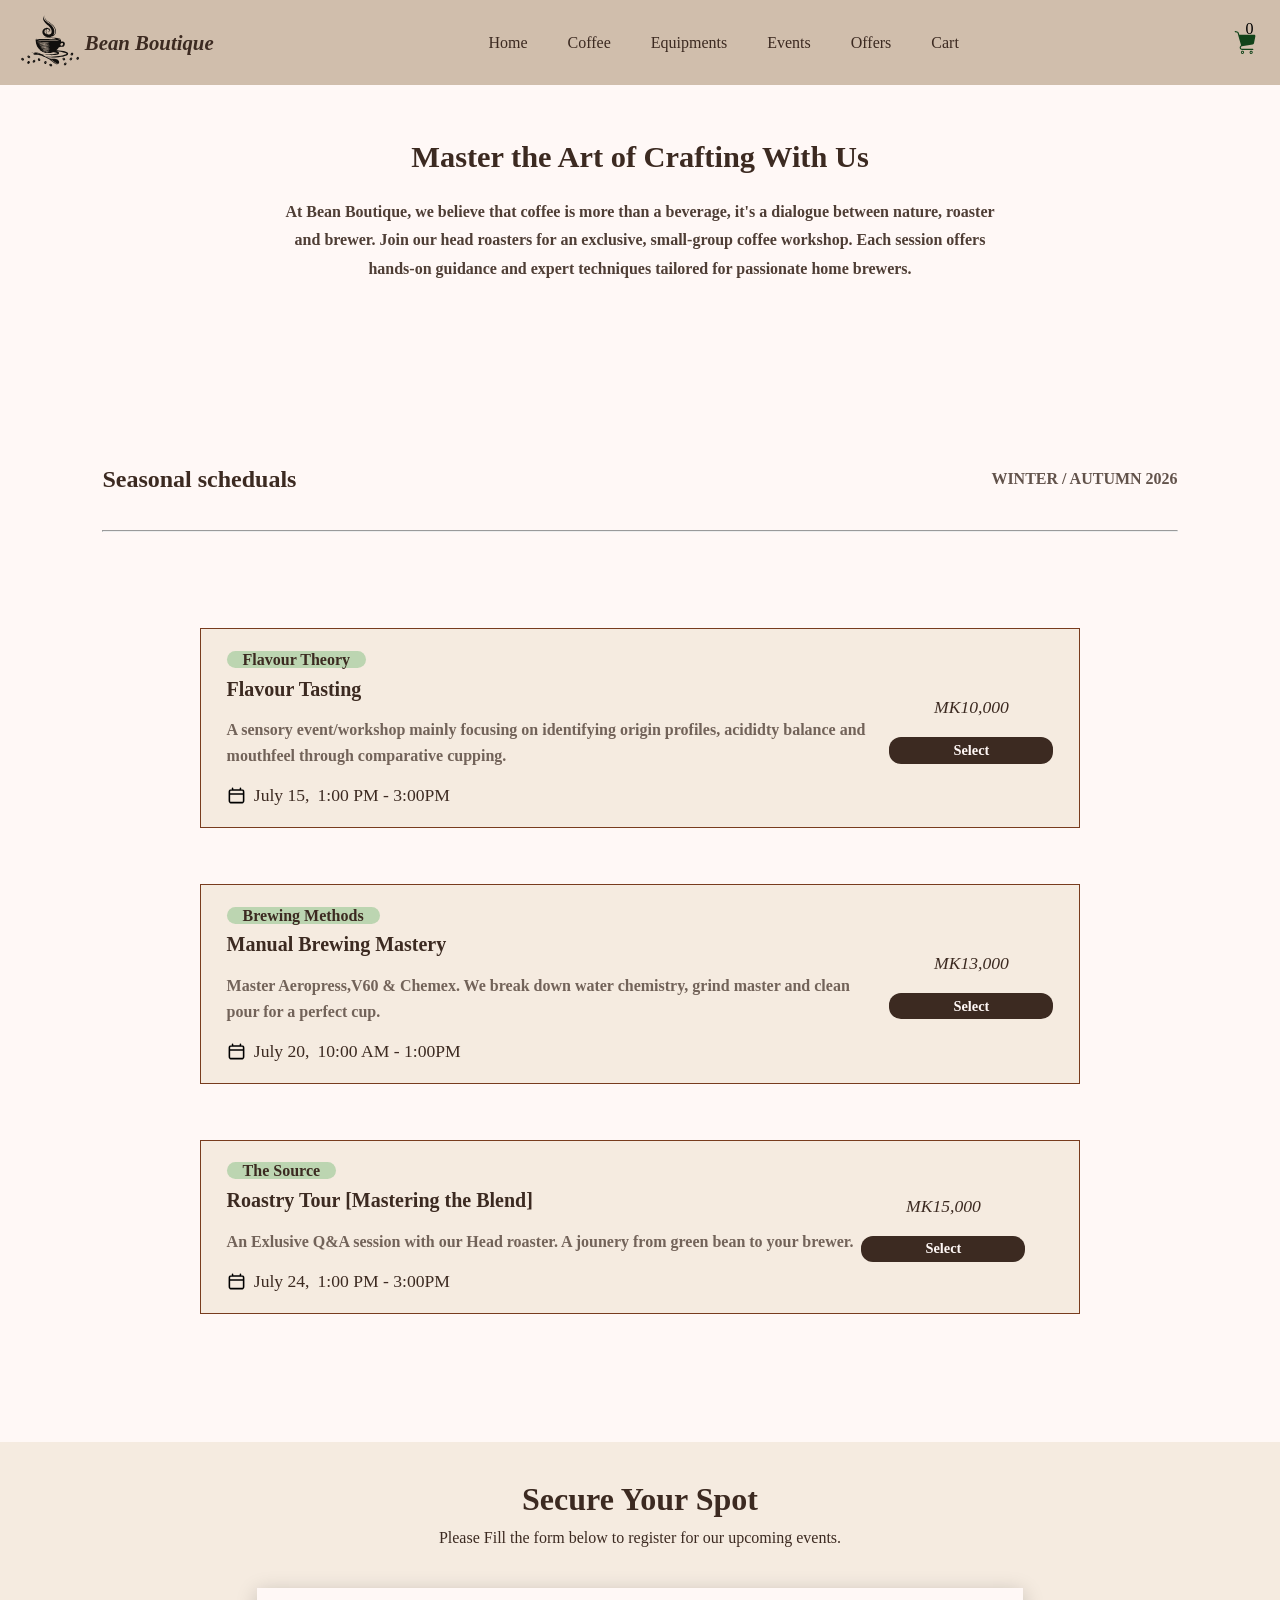
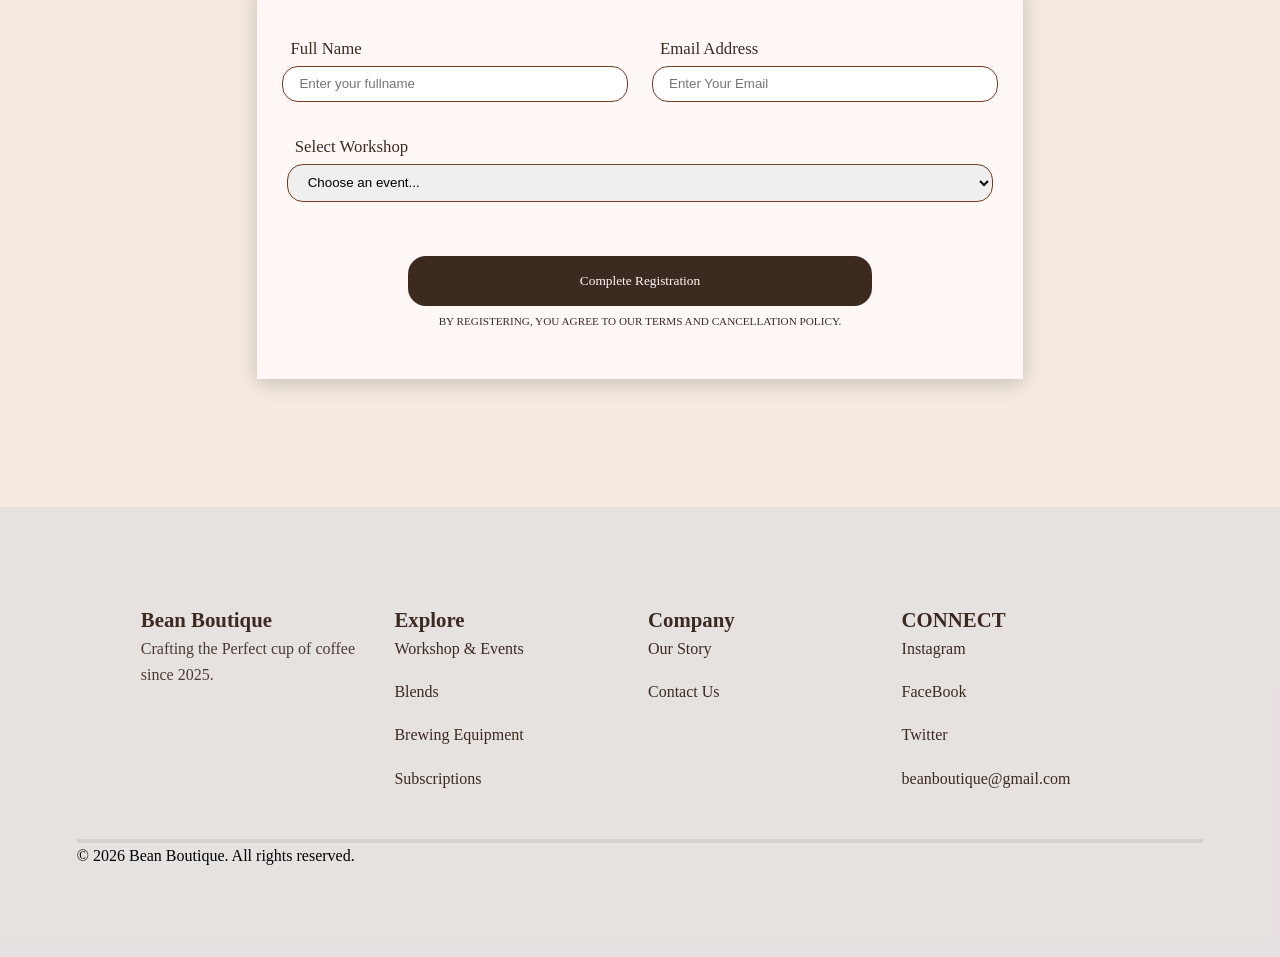
<file: events.html>
<!DOCTYPE html>
<html lang="en">
<head>
    <meta charset="UTF-8">
    <meta name="viewport" content="width=device-width, initial-scale=1.0">
    <title>Document</title>
    <link rel="stylesheet" href="css/style.css">

     <!--Google fonts-->
    <link rel="preconnect" href="https://fonts.googleapi.com">
    <link rel="preconnect" href="https://fonts.gstatic.com">
    <link rel="stylesheet" href="https://googleapi.com">
</head>
<body>

     <!--Navigation Bar-->
     <header>
        <div class="logo">
              <img src="assets/icons/logo.svg" alt="bean-boutique-logo">
            <a href="index.html">Bean Boutique</a>
        </div>
           <input type="checkbox" class="menu-toggle" id="menu-toggle">
        <nav>
            <ul class="nav-links">
                <li class="nav-items"><a href="index.html">Home</a></li>
                <li class="nav-items"><a href="coffee.html">Coffee</a></li>
                <li class="nav-items"><a href="equipment.html">Equipments</a></li>
                <li class="nav-items"><a href="events.html">Events</a></li>
                <li class="nav-items"><a href="subscriptions.html">Offers</a></li>
                <li class="nav-items"><a href="cart.html">Cart</a></li>
            </ul>
        </nav>
        <div class="cart">
            <a href="cart.html" class="cart-link">
                <img src="assets/icons/cart.svg" alt="cart-icon">
                <span class="cart-badge">0</span>
            </a>
              <label for="menu-toggle" class="hamburger">&#9776;</label>
        </div>
    </header>

    <main>

        <!--events heading section-->
        <section class="events-heading-section">
        <div class="event-title">
            <h1>Master the Art of Crafting With Us</h1>
            <p>
                At Bean Boutique, we believe that coffee is more than a beverage, it's a dialogue 
                between nature, roaster and brewer.
                Join our head roasters for an exclusive, small-group coffee workshop.
                Each session offers hands-on guidance and expert techniques tailored for passionate home brewers.
            </p>
        </div>
        </section>

        <!--events section-->
        <section class="events-flex-heading">
            <div class="events-flex-title">
                <h2>Seasonal scheduals</h2>
                <span>WINTER / AUTUMN 2026</span>
            </div>
            <hr class="event-separator">

            <!--events flex cards-->
            <div class="events-flex">
            
                <div class="events-details-card">
                    <div>
                        <span>Flavour Theory</span>
                        <h2>Flavour Tasting</h2>
                        <p>
                            A sensory event/workshop mainly focusing on identifying origin profiles, acididty balance
                            and mouthfeel through comparative cupping. 
                        </p>
                        <div class="event-schedule">
                            <img src="assets/icons/calendar-svgrepo-com(2).svg" alt="event-calendar">
                            <strong>July 15, </strong>
                            <strong> 1:00 PM - 3:00PM</strong>
                        </div>
                    </div>
                    <div class="event-price">
                        <strong>MK10,000</strong>
                        <button>Select</button>
                    </div>
                </div>

                  <div class="events-details-card">
                    <div>
                        <span>Brewing Methods</span>
                        <h2>Manual Brewing Mastery</h2>
                        <p>
                            Master Aeropress,V60 & Chemex. We break down water chemistry, grind master and clean pour for a perfect cup.
                        </p>
                        <div class="event-schedule">
                            <img src="assets/icons/calendar-svgrepo-com(2).svg" alt="event-calendar">
                            <strong>July 20, </strong>
                            <strong> 10:00 AM - 1:00PM</strong>
                        </div>
                    </div>
                    <div class="event-price">
                        <strong>MK13,000</strong>
                        <button>Select</button>
                    </div>
                </div>

                  <div class="events-details-card">
                    <div>
                        <span>The Source</span>
                        <h2>Roastry Tour [Mastering the Blend]</h2>
                        <p>
                            An Exlusive Q&A session with our Head roaster. A jounery from green bean to your brewer.
                        </p>
                        <div class="event-schedule">
                            <img src="assets/icons/calendar-svgrepo-com(2).svg" alt="event-calendar">
                            <strong>July 24, </strong>
                            <strong> 1:00 PM - 3:00PM</strong>
                        </div>
                    </div>
                    <div class="event-price">
                        <strong>MK15,000</strong>
                        <button>Select</button>
                    </div>
                </div>
            </div>
        </section>

        <!--events section form-->
        <section class="event-form-section">
            <div class="event-form-heading">
                <h3>Secure Your Spot</h3>
                <p>
                    Please Fill the form below to register for our upcoming events.
                </p>
            </div>
            <div class="event-form-container">
                <form action="post" class="event-form-wrapper">
                    <div class="event-input-section">
                        <div class="event-input">
                            <label class="label" for="fullname">Full Name</label>
                            <input type="text" placeholder="Enter your fullname" id="fullname" name="fullname" required>
                        </div>
                        <div class="event-input">
                            <label class="label" for="email">Email Address</label>
                            <input type="email" placeholder="Enter Your Email" id="email" name="email" required>
                        </div>
                    </div>
                    <div class="event-selection">
                        <label class="label" for="events">Select Workshop</label>
                        <select class="selection-column" name="event" id="events">
                            <option value="">Choose an event...</option>
                            <option value="">Sensory Coffee Tasting</option>
                            <option value="">V60 Brewing Masterclass</option>
                            <option value="">Meet the Roaster</option>
                        </select>
                    </div>
                    <div class="event-signup-btn"> 
                        <button>Complete Registration</button>
                        <p>BY REGISTERING, YOU AGREE TO OUR TERMS AND CANCELLATION POLICY.</p>
                    </div>
                </form>
            </div>
        </section>
    </main>

    <!--events footer-->
    <footer>
        <section class="equipement-footer-section">
         <div class="equipment-footer">
            <div class="index-footer-content">
                <h2>Bean Boutique</h2>
                <p>
                    Crafting the Perfect cup of coffee since 2025. 
                </p>
            </div>
            <div class="index-footer-content">
                <h2>Explore</h2>
                <div class="footer-links">
                    <a href="events.html">Workshop & Events</a>
                    <a href="coffee.html">Blends</a>
                    <a href="equipment.html">Brewing Equipment</a>
                    <a href="subscriptions.html">Subscriptions</a>
                </div>
            </div>
            <div class="index-footer-content">
                <h2>Company</h2>
                <div class="footer-links">
                    <a href="#">Our Story</a>
                    <a href="#">Contact Us</a>
                </div>
            </div>
            <div class="index-footer-content">
                <h2>CONNECT</h2>
                <div class="footer-links">
                    <a href="">Instagram</a>
                    <a href="">FaceBook</a>
                    <a href="">Twitter</a>
                    <a href="mailto:beanboutique@gmail.com">beanboutique@gmail.com</a>
                </div>        
            </div>
        </div>
        <hr class="separator">
        <p>&copy; 2026 Bean Boutique. All rights reserved.</p>
        </section>
    </footer>
    
</body>
</html>
</file>
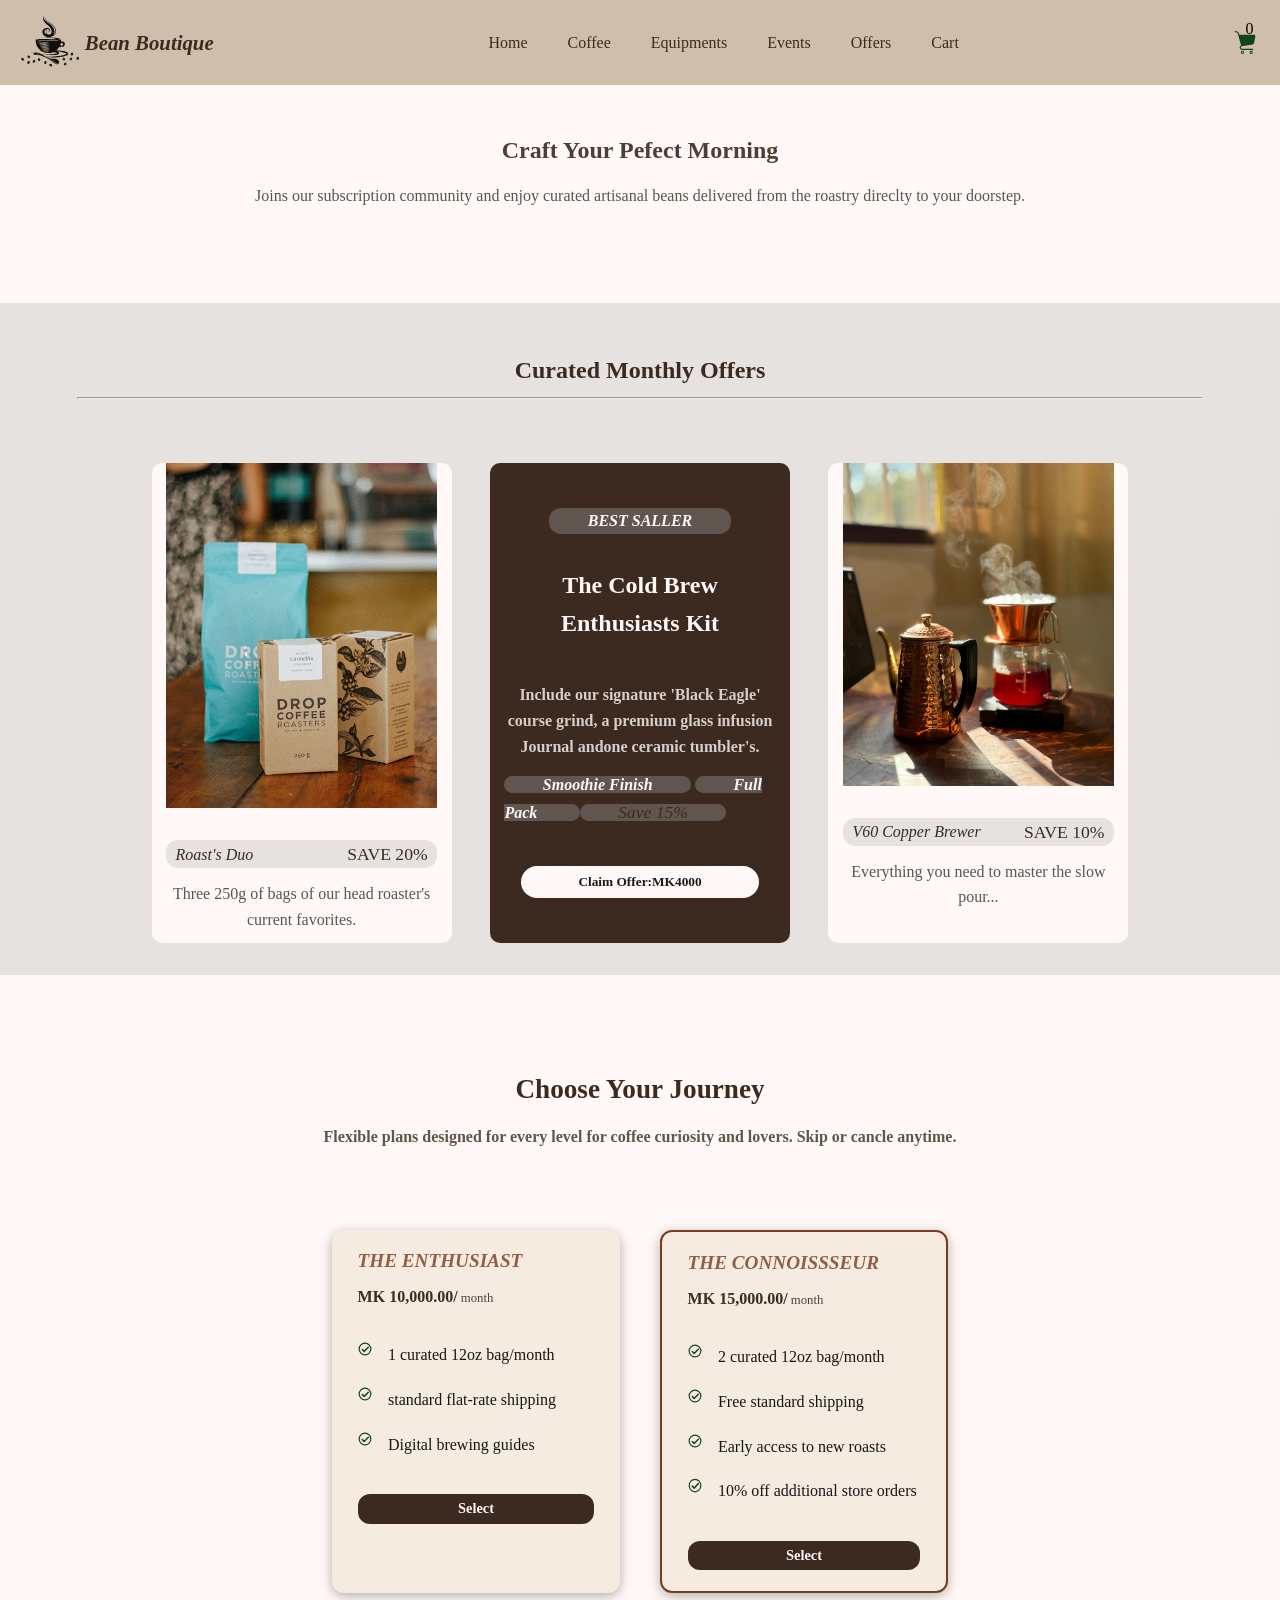
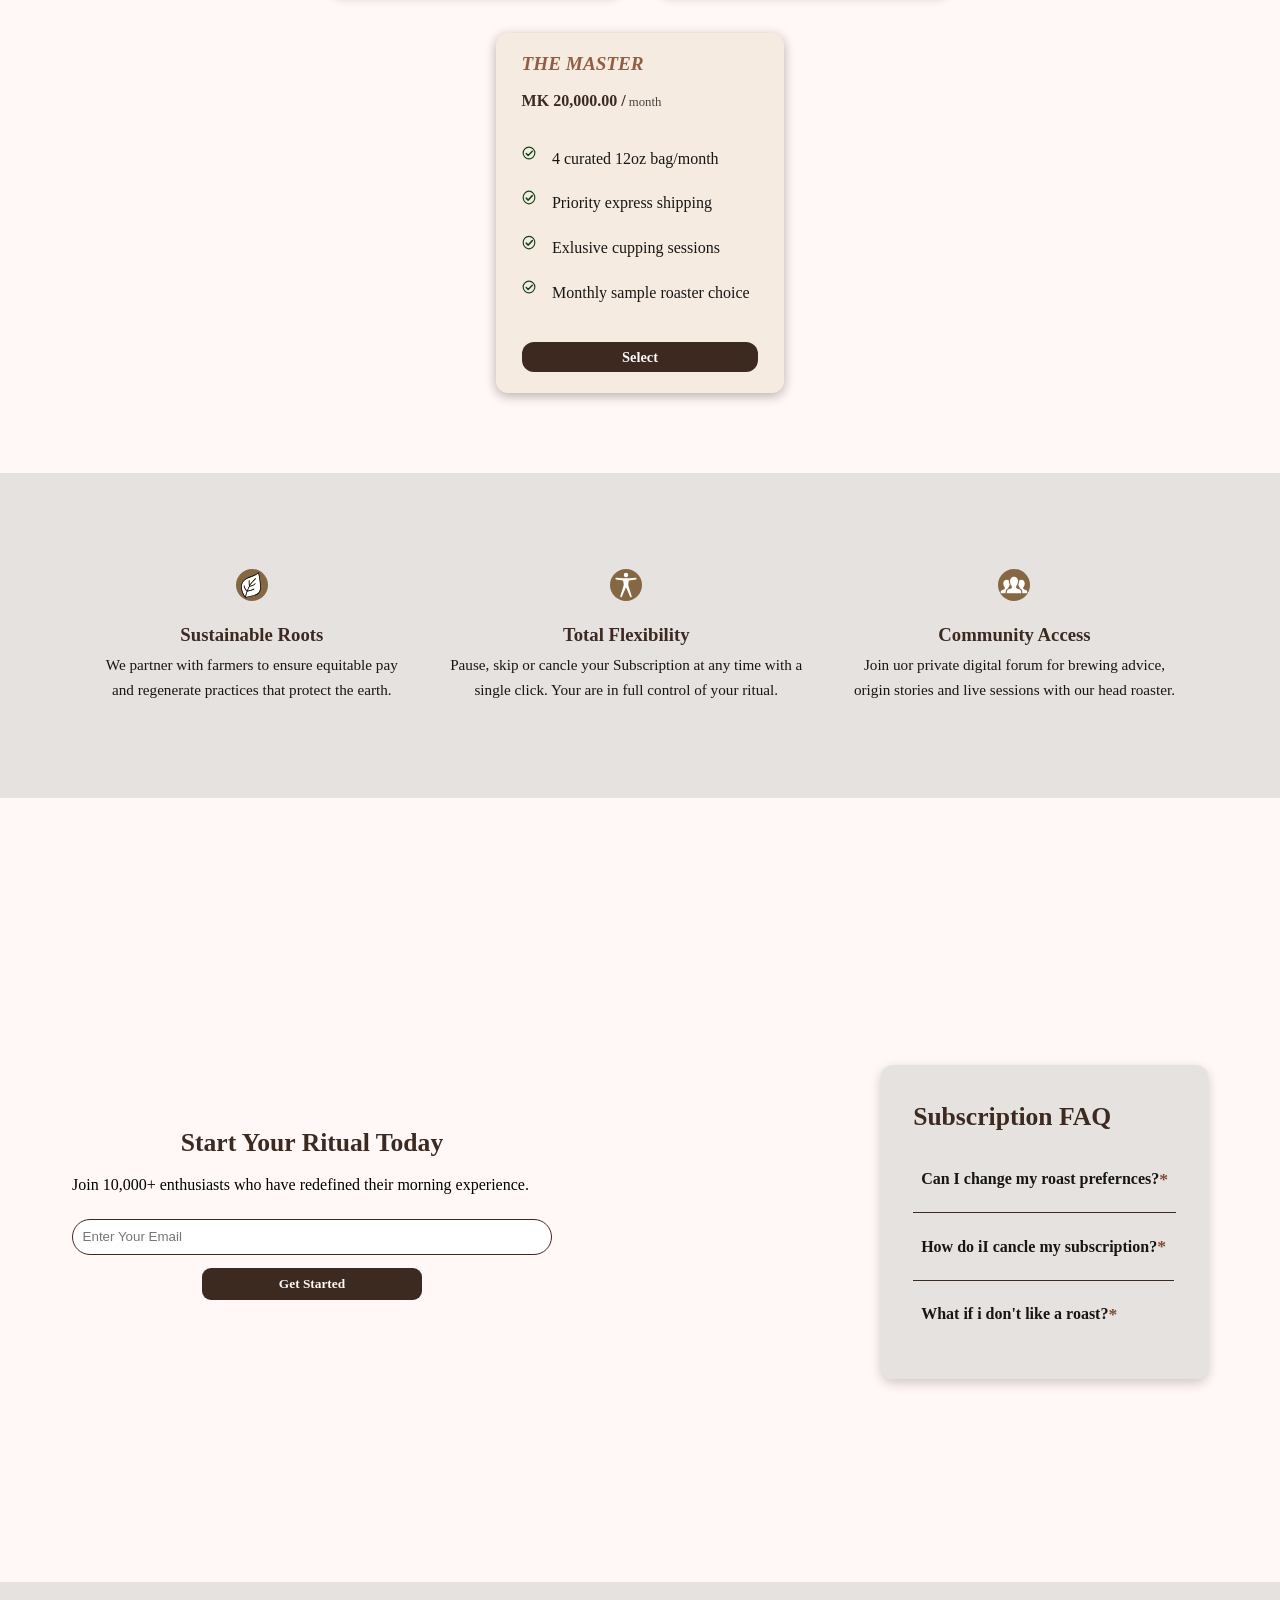
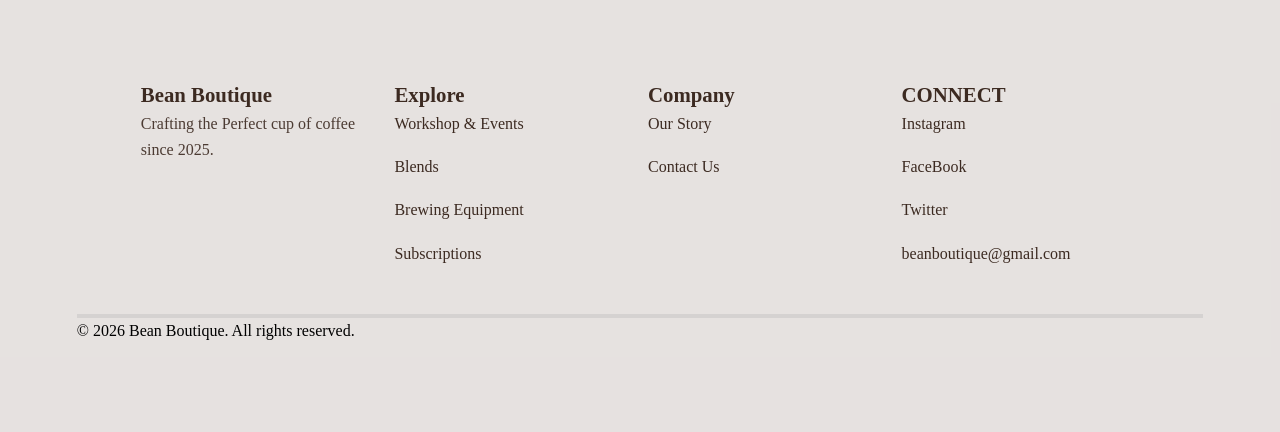
<file: subscriptions.html>
<!DOCTYPE html>
<html lang="en">
<head>
    <meta charset="UTF-8">
    <meta name="viewport" content="width=device-width, initial-scale=1.0">
    <title>Bean Boutique</title>
    <link rel="stylesheet" href="css/style.css">

    <!--Google fonts-->
    <link rel="preconnect" href="https://fonts.googleapi.com">
    <link rel="preconnect" href="https://fonts.gstatic.com">
    <link rel="stylesheet" href="https://googleapi.com">
</head>
<body>

    <!--Navigation Bar-->
    <header>
        <div class="logo">
            <img src="assets/icons/logo.svg" alt="bean-boutique-logo">
            <a href="index.html">Bean Boutique</a>
        </div>
        <input type="checkbox" class="menu-toggle" id="menu-toggle">
        <nav>
            <ul class="nav-links">
                <li class="nav-items"><a href="index.html">Home</a></li>
                <li class="nav-items"><a href="coffee.html">Coffee</a></li>
                <li class="nav-items"><a href="equipment.html">Equipments</a></li>
                <li class="nav-items"><a href="events.html">Events</a></li>
                <li class="nav-items"><a href="subscriptions.html">Offers</a></li>
                <li class="nav-items"><a href="cart.html">Cart</a></li>
            </ul>
        </nav>
        <div class="cart">
            <a href="cart.html" class="cart-link">
                <img src="assets/icons/cart.svg" alt="cart-icon">
                <span class="cart-badge">0</span>
            </a>
             <label for="menu-toggle" class="hamburger">&#9776;</label>
        </div>
    </header>

    <!--subsctions content-->
    <main>

        <section>
             <div class="subscription-heading">
                <h1>Craft Your Pefect Morning</h1>
                <p>
                    Joins our subscription community and enjoy curated artisanal beans delivered from the roastry
                    direclty to your doorstep. 
                </p>
            </div>
        </section>

        
        <!--Promtion offers section-->
        <section class="subscription-collection">
            <h2>Curated Monthly Offers</h2>
            <hr>
            <div class="subscription-wrapper">

                <div class="offer-card">
                    <img src="assets/images/beans/pexels-doraklimova-9928294.jpg" alt="coffee beans">
                    <div class="offer-card-content">
                        <div class="offer-card-badge">
                            <span>Roast's Duo</span>
                            <strong>SAVE 20%</strong>
                        </div>
                        <P>
                            Three 250g of bags of our head roaster's current favorites.
                        </P>
                    </div>
                    <button>Add to Cart.MK5000</button>
                </div>
                <div class="offer-card special">
                    <span class="span-badge">BEST SALLER</span>
                    <h2>The Cold Brew Enthusiasts Kit</h2>
                    <div class="offer-card-content">
                        <P>
                            Include our signature 'Black Eagle' course grind, a premium glass infusion Journal
                            andone ceramic tumbler's.
                        </P>
                        <div class="offer-card-badge-1">
                            <span class="span-badge">Smoothie Finish</span>
                            <span class="span-badge">Full Pack </span>
                            <span class="span-badge"><strong>Save 15%</strong></span>
                        </div>
                    </div>
                    <button>Claim Offer:MK4000</button>
                </div>
                <div class="offer-card">
                    <img src="assets/images/equipement/alex-lima-Vb4bvVITMLY-unsplash.jpg" alt=" V60 brewer machine">
                    <div class="offer-card-content">
                        <div class="offer-card-badge">
                            <span>V60 Copper Brewer</span>
                            <strong>SAVE 10%</strong>
                        </div>
                        <P>
                            Everything you need to master the slow pour...
                        </P>
                    </div>
                    <button>Add to Cart.MK6000</button>
                </div>
            </div>
        </section>

        <!--Subscrptions offers-->
        <section id="offerSection class=" class="subscription-offer-section">
            <div class="subscription-offer-heading">
                <h2>Choose Your Journey</h2>
                <p>
                    Flexible plans designed for every level for coffee curiosity  and lovers. Skip
                    or cancle anytime.
                </p>
            </div>

        <div " class="subscription-flex">
            <!--card 1-->
            <div class="subscription-card">
                <h3>THE ENTHUSIAST</h3>
                <div class="sub-price">
                    <strong>MK 10,000.00/</strong>
                    <span>month</span>
                </div>
                <div class="subscription-offer">
                    <div class="sub-content">
                        <img src="assets/icons/tick-circle-svgrepo-com.svg" alt="tick-circle">
                        <p>
                            1 curated 12oz bag/month
                        </p>
                    </div>
                    <div class="sub-content">
                        <img src="assets/icons/tick-circle-svgrepo-com.svg" alt="tick-circle">
                        <p>
                            standard flat-rate shipping
                        </p>
                    </div>
                    <div class="sub-content">
                        <img src="assets/icons/tick-circle-svgrepo-com.svg" alt="tick-circle">
                        <p>
                            Digital brewing guides
                        </p>
                    </div>
                </div>
                <div class="subscribe-btn">
                    <button>Select</button>
                </div>
            </div>

            <!--card 2-->
            <div class="subscription-card standard">                
                <h3>THE CONNOISSSEUR</h3>
                <div class="sub-price">
                    <strong>MK 15,000.00/</strong>
                    <span>month</span>
                </div>
                <div class="subscription-offer">
                    <div class="sub-content">
                        <img src="assets/icons/tick-circle-svgrepo-com.svg" alt="tick-circle">
                        <p>
                            2 curated 12oz bag/month
                        </p>
                    </div>
                    <div class="sub-content">
                        <img src="assets/icons/tick-circle-svgrepo-com.svg" alt="tick-circle">
                        <p>
                            Free standard shipping
                        </p>
                    </div>
                    <div class="sub-content">
                        <img src="assets/icons/tick-circle-svgrepo-com.svg" alt="tick-circle">
                        <p>
                            Early access to new roasts 
                        </p>
                    </div>
                     <div class="sub-content">
                        <img src="assets/icons/tick-circle-svgrepo-com.svg" alt="tick-circle">
                        <p>
                            10% off additional store orders 
                        </p>
                    </div>
                </div>
                <div class="subscribe-btn">
                    <button>Select</button>
                </div>
            </div>

            <!--card 3-->
            <div class="subscription-card">
                <h3>THE MASTER</h3>
                <div class="sub-price">
                    <strong>MK 20,000.00 /</strong>
                    <span>month</span>
                </div>
                <div class="subscription-offer">
                    <div class="sub-content">
                        <img src="assets/icons/tick-circle-svgrepo-com.svg" alt="tick circle">
                        <p>
                            4 curated 12oz bag/month
                        </p>
                    </div>
                    <div class="sub-content">
                        <img src="assets/icons/tick-circle-svgrepo-com.svg" alt="tick circle">
                        <p>
                            Priority express shipping
                        </p>
                    </div>
                    <div class="sub-content">
                        <img src="assets/icons/tick-circle-svgrepo-com.svg" alt="tick circle">
                        <p>
                            Exlusive cupping sessions
                        </p>
                    </div>
                     <div class="sub-content">
                        <img src="assets/icons/tick-circle-svgrepo-com.svg" alt="tick circle">
                        <p>
                            Monthly sample roaster choice  
                        </p>
                    </div>
                </div>
                <div class="subscribe-btn">
                    <button>Select</button>
                </div>
            </div>
        </div>
    </section>

    <!--end description section-->
    <section class="offer-footer">
        <div class="offer-footer-wrapper">
            <img src="assets/icons/leaves-svgrepo-com.svg" alt="roots">
            <h3>Sustainable Roots</h3>
            <p>
                We partner with farmers to ensure equitable pay and regenerate practices that protect the earth. 
            </p>
        </div>
        <div class="offer-footer-wrapper">
            <img src="assets/icons/person-2-svgrepo-com.svg" alt="person">
            <h3>Total Flexibility</h3>
            <p>
               Pause, skip or cancle your Subscription at any time with a single click. Your are in full control of your ritual. 
            </p>
        </div>
        <div class="offer-footer-wrapper">
            <img src="assets/icons/person-team-svgrepo-com.svg" alt="community">
            <h3>Community Access</h3>
            <p>
                Join uor private digital forum for brewing advice, origin stories and live sessions with our head roaster.
            </p>
        </div>
        
    </section>

    <!--subscription form-->
    <section class="subscribe-form">
        <div class="subscribe-form-content">
            <h3>Start Your Ritual Today</h3>
            <p>
                Join 10,000+ enthusiasts who have redefined their morning experience.
            </p>
            <div class="subscribe-form-btn">
                <input type="email" placeholder="Enter Your Email" required>
                <button>Get Started</button>
            </div>
        </div>
        <div class="faq-container">
            <div class="subscription-faq">
            <h3>Subscription FAQ</h3> 
            <details class="faq-details">
                <summary> Can I change my roast prefernces?</summary>
                <span class="faq-text">
                    Absolutely yes. You can update your profile any way you like, to specify
                    your desired roast levels anytime before your next roast date. 
                </span>
            </details>  
            <details class="faq-details">
                <summary>How do iI cancle my subscription?</summary>
                <span class="faq-text">
                    Simply log in to your account and select "Pause or Cancle subscription".
                    You can possibly choose a resume date or leave it open ended.
                </span>
            </details> 
            <details class="faq-details">
                <summary>What if i don't like a roast?</summary>
                <span class="faq-text">
                    We stand by our craft principles. If you dont like a paticular month selection,
                    let us know and we will send a replacement bag from a different origin for free.
                </span>
            </details> 
        </div>
        </div>
    </section>
    
    </main>

    <!--subscription footer-->
    <footer>
        <section class="equipement-footer-section">
         <div class="equipment-footer">
            <article class="index-footer-content">
                <h2>Bean Boutique</h2>
                <p>
                    Crafting the Perfect cup of coffee since 2025. 
                </p>
            </article>
            <article class="index-footer-content">
                <h2>Explore</h2>
                <div class="footer-links">
                    <a href="events.html">Workshop & Events</a>
                    <a href="coffee.html">Blends</a>
                    <a href="equipment.html">Brewing Equipment</a>
                    <a href="subscriptions.html">Subscriptions</a>
                </div>
            </article>
            <article class="index-footer-content">
                <h2>Company</h2>
                <div class="footer-links">
                    <a href="#">Our Story</a>
                    <a href="#">Contact Us</a>
                </div>
            </article>
            <div class="index-footer-content">
                <h2>CONNECT</h2>
                <div class="footer-links">
                    <a href="">Instagram</a>
                    <a href="">FaceBook</a>
                    <a href="">Twitter</a>
                    <a href="mailto:beanboutique@gmail.com">beanboutique@gmail.com</a>
                </div>        
            </div>
        </div>
        <hr class="separator">
        <p>&copy; 2026 Bean Boutique. All rights reserved.</p>
        </section>
    </footer>

   


</body>
</html>
</file>
<file: css/style.css>
/*=====================
    Global Styling
=======================
*/
*{
    padding:0;
    margin: 0;
    box-sizing: border-box;
}
:root{
    --primary-color:#3c2a21;
    --seconadry-color:#f5ebe0;
    --tertiary-color:#b1b1b151;
    --standard-color:#fff8f6;
    --button-hover:#783c1e;

    --font-weight-main:700;
    --font-weight-minor:500;
    --font-heading:"Inter",serif;
    --font-text:'Poppins',serif;
    --font-logo:"Cormorant Garamond", Garamond, "Times New Roman", serif;
}

body{
    font-family: var(--font-heading);
    line-height: 1.6;
    background-color: var(--standard-color);
    -webkit-font-smoothing: antialiased;
    display: grid;
    display: flex;
    flex-direction: column;
    min-height: 100vh;
    overflow-x: hidden;
    width: 100%;
    max-width: 100%;
}

button{
    border: none;
    align-items: center;
    padding: .4rem 1.5rem;
    background-color: var(--primary-color);
    color: var(--standard-color);
    display: flex;
    justify-content: center;
    align-items: center;
    font-family: var(--font-heading);
    font-weight: var(--font-weight-minor);
    cursor: pointer;
}

h1,h2,h3{
    font-family: var(--font-heading);
    font-weight: var(--font-weight-main);
    color: var(--primary-color);
}
h4,h4,h6{
    font-family: var(--font-heading);
    font-family: var(--font-weight-minor);
    font-size: 1.3rem;
    color: var(--primary-color);
}

a{
    color: var(--text-color);
    text-decoration: none;
}

img{
    width: 100%;
    height: auto;
    display: block;
}

main{
    flex: 1;
}

ul{
    list-style: none;
}


/*========================
   Index styling
=========================*/

/* navgation-section */

header{
    display: flex;
    align-items: center;
    justify-content: space-between;
    position: sticky;
    top: 0;
    z-index: 100;
    background-color: #cebca9f4;
    height: 85px;
}
.logo{
    display: flex;
    align-items: center;
    justify-content: center;
    margin-left: 1rem;
    gap: .3rem;
}
.logo img{
    width: 4rem;
}
.logo a{
    font-family: var(--font-logo);
    font-size: 1.3rem;
    font-style: italic;
    font-weight: 700;
    color: var(--primary-color);
}
.nav-links{
    display: flex;
    justify-content: center;
    align-items: center;
    gap: 2.5rem;
}
.nav-items a{
    color: var(--primary-color);
    font-family: var(--font-heading);
    font-weight: var(--font-weight-minor);
    position: relative;
}
.nav-items a::after{
    content: "";
    position: absolute;
    width: 100%;
    height: .2rem;
    bottom: 0;
    left: 0;
    background-color: currentColor;
    transform-origin: center;
    transition: transform .3s ease;
    transform: scaleX(0);
}
.nav-items a:hover::after{
    transform: scaleX(1);    
}
.cart{
    display: flex;
    align-items: center;
    margin-right: 1rem;
    cursor: pointer;
    gap: 15px;
    margin-right: 1.5rem;
}
.cart img{
    width: 1.4rem;
}
.cart-link{
    position: relative;
    display: inline-block;
    align-items: center;
}
.cart-badge{
    position: absolute;
    bottom:12px;
    left: 12px;
}

/*hero section*/
.index-section{
    width: 100%;
    min-height: 80vh;
    overflow: hidden;
    position: relative;
    display: flex;
    align-items: center;
    justify-content: center;
}
.slideshow-wrapper{
   position: absolute;
   left: 0;
   top: 0;
   width: 100%;
   height: 100%;
   z-index: 1;
}
.slide{
    position: absolute;
    background-size: cover;
    background-position: center;
    opacity: 0;
    width: 100%;
    height: 100%;
    top: 0;
    left: 0;
    transition: opacity 1s ease-in-out;
}
.slide.active{
    opacity: 1;
}
.hero-content{
    display: flex;
    flex-direction: column;
    align-items: center;
    justify-content: center;
    text-align: center;
    z-index: 2;
    color: #ffffff;
    background-color:#615d5bc3 ;
    max-width: 600px;
    padding: 1rem;
    border-radius: 1.5rem;
}
.hero-content span{
    background-color: #fff9f04b;
    padding: 0 1rem;
    border-radius: 12px;
}
.hero-content h1{
    font-weight: 700;
    color: var(--seconadry-color);
    font-size: 2.3rem;
    margin-bottom: 15px;
}
.hero-content p{
    font-weight:600;
    font-size: 1.1rem;
}
.hero-btn{
    display: flex;
    align-items: center;
    justify-content: center;
    gap: 2rem;
}
.hero-btn a{
    border-radius: 20px;
    transition: background-color .4s ease;
    margin-top: 1rem;
    font-weight: 600;
    background-color:  #fff9f04b;
    padding: .1rem 1rem; 
}
.hero-btn a:hover{
    background-color: var(--button-hover);
    color: var(--seconadry-color);
}


/*seasonal selection*/
.seasonal-section{
    background-color: var(--seconadry-color);
    padding: 8rem 8vw;
    display: flex;
    flex-direction: column;
    flex-wrap: wrap;
    gap: 2rem;
}
.seasonal-heading h1{
    font-weight: 600;
    font-size: 2.1rem;
    color: var(--primary-color);
}
.seasonal-heading p{
    font-family: var(--font-heading);
    font-weight: var(--font-weight-minor);
    color: var(--primary-color);
    opacity: .7;
}
.seasonal-card-wrapper{
    display: grid;
    grid-template-columns: repeat(3, 1fr);
    gap: 2rem;
    width: 100%;
}
.seasonal-card{
    display: flex;
    flex-direction: column;
    justify-content: center;
    align-items: flex-start;
    position: relative;
    gap: .8rem;
    width: 100%;
}
.seasonal-card-img{
    width: 100%;
    height: 100%;
    overflow: hidden;
    border-radius: .5rem;
}
.seasonal-card-wrapper img{
    object-fit: cover;
    object-position: center;
    max-width: 25rem;
    max-height: 24.5rem;
    transition: transform .5s ease-out;
}
.seasonal-card-wrapper img:hover{
    transform: scale(1.05);
}
.seasonal-content{
    display: flex;
    align-items: center;
    gap: 1rem;
}
.seasonal-content strong{
    background-color: #5d5c5c4c;
    padding: 0 .5rem;
    font-family: var(--font-text);
    font-size: .95rem;
    font-weight: 450;
    border-radius: 12rem;
}
.seasonal-card span{
    font-weight: 600;
    
}
.blend-container{
    position: absolute;
    background-color: var(--standard-color);
    overflow: hidden;
    display: flex;
    border:none;
    bottom: 5.5rem;
    left: .2rem;
    border-bottom-right-radius: .8rem;
}
.blend-container span{
    padding: 1rem ;
    opacity: .8;
}

/*subscription link*/
.brand-section{
    background-color: var(--standard-color);
    padding: 8rem 8rem 4rem;
    display: flex;
    justify-content: center;
    overflow: hidden;
    gap: 2rem;
    width: 100%;
}
.brand-img{
    width: 100%;
    height: 100%;
    overflow: hidden;
}
.brand-img img{
    max-width: 30rem;
    object-fit: cover;
}
.brand-container{
    display: flex;
    flex-direction: column;
    justify-content: center;
    gap: .6rem;
}
.brand-container h2{
    font-family: var(--font-text);
    font-weight: var(--font-weight-main);
    font-size: 1.8rem;
    line-height: 1.5;
    color: var(--primary-color);
    margin-bottom: 1.3rem;
}
.brand-container p{
    color: var(--primary-color);
    font-weight: 500;
    opacity: .9;
    font-family: var(--font-text);
}
.brand-content{
    display: flex;
    flex-direction: column;
    gap: 2.1rem;
    padding: 2.3rem 0;
}
.sub-offers{
    display: flex;
    align-items: center;
    gap: 2rem;
}
.sub-offers img{
    width: 2.3rem;
}
.delivery-text{
    display: flex;
    flex-direction: column;
    justify-content: center;
    align-items: flex-start;
}
.delivery-text span{
    font-size: 1rem;
    font-weight: 600;
    font-family: "Poppins",serif;
    opacity: .9;
}
.brand-container a{
    background-color: var(--primary-color);
    width: 100%;
    max-width: 12rem;
    text-align: center;
    color: var(--seconadry-color);
    padding: .6rem;
    font-size: .9rem;
    font-weight: 600;
    transition: background-color .4s ease;
    cursor: pointer;
    border-radius: 18rem;
}
.brand-section a:hover{
    background-color: var(--button-hover);
}

/*index footer*/
.index-footer-section{
    background-color: var(--seconadry-color);
    padding: 5.5rem 8vw 4rem;
    display: flex;
    flex-direction: column;
    align-items: center;
    justify-content: center;
}
.index-footer-imgs{
    display: grid;
    grid-template-columns: repeat(4, 1fr);
    overflow: hidden;
    width: 100%;
    height: 100%;
    gap: .5rem;
}
.index-footer{
    display: flex;
    flex-direction: column;
    margin-bottom: 2.3rem;
}
.index-footer h1{
    font-weight: 700;
    text-align: center ;
    color: var(--primary-color);
}
.index-footer p{
    font-weight: 500;
    opacity: .9;
    color: var(--primary-color);
}

.index-footer-imgs img{
    max-width: 100%;
    max-height:100%; 
    object-fit: cover;
    border-radius: 18px;
}

/*Main footer section*/
.footer-wrapper{
    padding: 0 8vw 2rem;
    display: grid;
    grid-template-columns: repeat(4, 1fr);
    justify-content: center;
    gap: 2rem;
    margin-top: 5rem;
}
.index-footer-content{
    display: flex;
    flex-direction: column;
    align-items: flex-start;
    width: 100%;
    max-width: 400px;
}
.index-footer-content h2{
    font-family: var(--font-heading);
    font-weight: 700;
    color: var(--primary-color);
    font-size: 1.3rem;
}
.bean{
    margin-left: 1rem;
}
.index-footer-content p{
    color: var(--primary-color);
    opacity: .9;
    text-align: start;
}
.footer-connect{
    display: flex;
    gap: 1.5rem;
    align-items: center;
}
.footer-connect img{
    width: 2rem;
}
.footer-links{
    display: flex;
    flex-direction: column;
    gap:1.1rem;
    justify-content: center;
}
.footer-links a{
    color: var(--primary-color);
    font-weight: 500;
    transition: transform .4s ease;
}
.footer-links a:hover{
    transform: translateY(-4px);
    color: #783c1e;
}
.map{
    width: 100%;
    max-width: 100%;
    height: 250px;
    border: 0;
}
.index-main-footer{
    background-color: var(--tertiary-color);
    display: flex;
    flex-direction: column;
    justify-content: center;
    padding: 0 5vw;
}
.index-main-footer p{
    text-align: start;
    padding: 1rem;
}


/*popup modal*/
.popup-modal{
    position: fixed;
    display: none;
    align-items: center;
    justify-content: center;
    top: 0;
    left: 0;
    z-index: 9999;
    width: 100%;
    height: 100%;
    background-color: rgba(0, 0, 0, 0.5);
}
.modal-content{
    display: flex;
    background-color: var(--standard-color);
    width: 90%;
    max-width: 760px;
    gap: .5rem;
    box-shadow: 0 4px 20px rgba(0, 0, 0, 0.3);
    border-radius: 12px;
}
.modal-details{
    display: flex;
    flex-direction: column;
    width: 100%;
    max-width: 350px;
    text-align: center;
}
.modal-details h6{
    font-size: 1.3rem;
    font-weight: 700;
    padding:2rem 0 0;
    opacity: .9;
}
.modal-content img{
    width: 25rem;
    height: 23rem;
    object-fit: cover;
}
.modal-input{
    display: flex;
    flex-direction: column;
    align-items: center;
}
.modal-input p{
    font-size: .9rem;  
    padding: 1.5rem;  
    font-weight: 600;
    opacity: .8;
}
.modal-input input{
    width: 100%;
    max-width: 14rem;
    padding: .2rem .9vw;
    border: 1px solid var(--primary-color);
    border-radius: 12px;
    margin-bottom: 1rem;
    outline: none;
}
.modal-input button{
    transition: background-color .4s ease;
    border-radius: 12px;
}
.modal-input button:hover{
    background-color: var(--button-hover);
}
.close-modal{
    position: absolute;
    top:130px;
    font-size: 1.7rem;
    font-weight: bold;
    right: 290px;
    color: #faf9f9;
    cursor: pointer;
}
.close-modal:hover{
    color: var(--button-hover);
}

/*mobile responsiveness*/
.menu-toggle,
.hamburger{
    display: none;
}
@media(max-width: 768px){
    .menu-toggle:checked ~ nav{
        display: block;
    }
    .hamburger{
        font-size: 1.7rem;
        color: var(--primary-color);
        cursor: pointer;
        user-select: none;
        display: block;
        
    }
    .logo img{
        width: 2rem;
    }
    .logo span{
        font-size: .9rem;
    }
    nav{
        z-index: 99;
        background-color: var(--seconadry-color);
        width: 100%;
        top: 85%;
        left: 0;
        position: relative;
        display: none;
    }
    .nav-links{
        width: 100%;
        flex-direction: column;
        gap: 0;
        padding: 1rem 0;
    }
    .nav-items a{
        display: block;
        padding: 1.2rem 1.9rem;
        text-align: left;
        border-bottom: 1px solid rgba(0, 0, 0, 0.03);
    }
    .nav-items{
        width: 100%;
    }
    .nav-items a::after{
        display: none;
    }
    .nav-items a:hover{
        background-color: rgba(0, 0, 0, 0.03);
    }
   
    .index-section{
        padding: 0 1rem;
        min-height: 65vh;
    }
    .hero-content{
        width: 95%;
        height: 382px;
        padding: .2rem 1.5rem;
    }
    .hero-content h1{
        font-size: 1.5rem;
    }
    .hero-content p{
        font-size: 1rem;
    }
    .hero-btn{
        width: 100%;
        flex-direction: column;
        gap: .8rem;
    }
    .hero-btn button{
        padding: .7rem;
        width: 100%;
        margin-top:.6rem ;
    }

    .seasonal-section{
        padding: 4.8rem 5vw;
    }
    .seasonal-heading h1{
        font-size: 1.3rem;
    }
    .seasonal-heading span{
        font-size: .9rem;
    }
    .seasonal-card-wrapper{
        grid-template-columns: 1fr;
    }
    .seasonal-card-wrapper img{
        width: 100%;
        max-width: 100%;
    }
    .brand-section{
        padding: 4rem 1.3rem;
        flex-direction: column;
    }
    .brand-container{
        align-items: center;
    }
    .brand-container h2{
        font-size: 1.3rem;
        text-align: center;
    }
    .sub-offers{
        gap: .4rem;
        flex-direction: column;
    }
    .delivery-text{
        text-align: center;
        align-items: center;
    }

    .index-footer-section{
        padding: 1rem 2.5rem;
    }
    .index-footer h1{
        font-size: 1.4rem;
    }
    .index-footer p{
        font-size: .9rem;
        text-align: center;
    }
    .index-footer-imgs{
        grid-template-columns: repeat(2, 1fr);
    }
    .footer-wrapper{
        grid-template-columns: 1fr;
        margin-top: 3rem;
        padding: 0 5vw 3rem;
        margin-left: 1rem;
    }
    .index-footer-content{
        padding: 0 6vw;
    }
    .map-div{
        padding: 0 5vw;
    }
    .map-div h2{
        font-size: 1.4rem;
        font-weight: 700;
    }
    .map{
        height: 200px;
    }
    .modal-content{
        flex-direction: column;
        width: 300px;
    }
    .modal-content img{
        width: 100%;
        height: 150px;
    }
    .modal-details{
        padding: 18px 14px;
        width: 100%;
    }
    .modal-details h2{
        font-size: 1.29rem;
    }
    .close-modal{
        display: flex;
        align-items: center;
        justify-content: center;
        width: 26px;
        height: 26px;
    }

}






/**
========================
Subscritpions styling
========================
*/

/*subscrption content*/
.subscription-heading{
    display: flex;
    flex-direction: column;
    align-items: center;
    justify-content: center;
    gap: .8rem;
    padding: 2.9rem 8vw; 
}
.subscription-heading h1{
    font-family: var(--font-heading);
    color: var(--primary-color);
    font-weight: 700;
    opacity: .9;
}
.subscription-heading p{
    font-family: var(--font-text);
    color: var(--primary-color);
    font-weight: 500;
    opacity: .8;  
    text-align: center; 
}
.subscription-heading button{
    padding: .5rem 2rem;
    margin-top: .5rem;
    font-family: var(--font-heading);
    font-weight: 600;
    color: var(--seconadry-color);
    border-radius: 12rem;
    cursor: pointer;
    transition: background-color .4s ease;
}
.subscription-heading button:hover{
    background-color: var(--button-hover);
}

/*promotion offers section*/
.subscription-collection{
    margin-top: 3rem;
    background-color: var(--tertiary-color);
    padding: 3rem 6vw 2rem;
}
.subscription-collection h2{
    font-family: var(--font-heading);
    color: var(--primary-color);
    font-weight: 800;
    margin-bottom: .5rem;
    text-align: center;
}
.subscription-wrapper{
    display: flex;
    justify-content: center;
    gap: 2.4rem;
    margin-top: 2.5rem;
}
.offer-card{
    display: flex;
    flex-direction: column;
    justify-content: center;
    align-items: center;
    width: 300px;
    height: 480px;
    overflow: hidden;
    background-color: var(--standard-color);
    gap: 2rem;
    margin-top: 1.5rem;
    padding: .9rem;
    border-radius: 10px;
}
.offer-card img{
    object-fit: cover;
    width: 100%;
    height: 100%;
    object-position: center;
}
.offer-card-content{
    display: flex;
    flex-direction: column;
    gap: .8rem;
}
.offer-card-badge{
    display: flex;
    justify-content: space-between;
    align-items: center;
    background-color: var(--tertiary-color);
    padding: 0 .6rem;
    border-radius: 12px;
}
.offer-card-badge span{
    color: var(--primary-color);
    font-weight: 500;
    font-family: var(--font-text);
    font-style: italic;
}
.offer-card-content p{
    font-family: var(--font-text);
    color: var(--primary-color);
    font-weight: 500;
    opacity: .8;  
    text-align: center; 
    flex:1;
}
.offer-card button{
    padding: .5rem 4.5vw;
    margin-top: .5rem;
    font-family: var(--font-heading);
    font-weight: 600;
    color: var(--seconadry-color);
    border-radius: 12rem;
    cursor: pointer;
    transition: background-color .4s ease; 
}
.offer-card button:hover{
    background-color: var(--button-hover);
}
.offer-card h2{
    font-family: var(--font-heading);
    color: var(--primary-color);
    font-weight: 800;
    margin-bottom: .5rem;
    text-align: center;
}
.offer-card-badge-tip{
    display: flex;
    gap: .9rem;

}
.span-badge{
    color: var(--standard-color);
    font-weight: 600;
    font-family: var(--font-text);
    font-style: italic;
    background-color: var(--tertiary-color);
    padding: 0 3vw;
    border-radius: 12px;  
}
.offer-card.special{
    background-color: var(--primary-color);
}
.offer-card.special p{
    color: var(--standard-color);
    font-weight: 600;
}
.offer-card.special h2{
    color: var(--standard-color);
    font-weight: 700;
}
.offer-card.special button{
    background-color: var(--standard-color);
    color: #1a1a1a;

    transition: background-color .4s ease; 
}
.offer-card.special button:hover{
    background-color: #b69876;
}

/*subscritpion offers*/
.subscription-offer-section{
    background-color: var(--standard-color);
    padding: 3rem 5vw;
    display: flex;
    flex-direction: column;
    align-items: center;
    justify-content: center;
    gap: 3rem;
    align-self: start;
    margin-top: 2.8rem;
}
.subscription-offer-heading h2{
    font-family: var(--font-heading);
    color: var(--primary-color);
    font-weight: 700;
    font-size: 1.7rem;
    text-align: center;
}
.subscription-offer-heading p{
    font-family: var(--font-text);
    color: var(--primary-color);
    font-weight: 600;
    opacity: .8;  
    text-align: center;
    margin-top: .8rem;
}
.subscription-flex{
    display: flex;
    flex-wrap: wrap;
    justify-content: center;
    gap: 2.5rem;
    margin-top: 2rem;
}
.subscription-card{
    display: flex;
    flex-direction: column;
    gap: .5rem;
    width: 100%;
    max-width: 18rem;
    border-radius: 12px;
    padding: 1rem 1.6rem 1.3rem;
    background-color:  var(--seconadry-color);
    box-shadow: 0 3px 12px rgba(0,0,0,0.3);
    transition: transform .4s ease;
}
.subscription-card:hover{
    transform: translateY(-2px);
}
.subscription-card.standard{
    border: 2px solid var(--button-hover);
}
.subscription-card h3{
    font-family: var(--font-heading);
    color: var(--button-hover);
    font-weight: 700;
    font-size: 1.2rem;
    opacity: .8;
    font-style: italic;
    margin-bottom: 0;   
}
.sub-price{
    display: flex;
    align-items: baseline;
    margin-bottom: 1.5rem;
    gap: .2rem;
}
.sub-price strong{
    font-family: var(--font-text);
    font-size: 1rem;
    font-weight: 700;
}
.sub-price span{
    font-size: .8rem;
    font-weight: 500;
    opacity: .7;
}
.subscription-offer{
    display: flex;
    flex-direction: column;
    align-items: flex-start;
    justify-content: center;
    gap: 1.2rem;
    margin-bottom: 1.8rem;
}
.sub-content{
    display: flex;
    align-items: flex-start;
    gap: 1rem;
}
.sub-content img{
    width: .9rem;
}
.sub-content p{
    font-family: var(--font-text);
    font-weight: 500;
    font-size: 1rem;
    opacity: .9;
}
.subscribe-btn{
    display: flex;
    margin-bottom: auto;
    width: 100%;
}
.subscribe-btn button{
    padding: .4rem;
    width: 100%;
    font-family: var(--font-heading);
    font-weight: 600;
    cursor: pointer;
    border-radius: 12px;
    font-size: .9rem;
    background-color: var(--primary-color);
    transition: background-color .4s ease;
}
.subscribe-btn button:hover{
    background-color: var(--button-hover);
}

/*offers footer*/
.offer-footer{
    display: flex;
    align-items: center;
    padding: 6rem;
    margin-top: 2rem;
    gap: 2.5rem;
    background-color: var(--tertiary-color);
}
.offer-footer-wrapper{
    display: flex;
    flex-direction: column;
    align-items: center;
    justify-content: center;
    gap: .2rem;
}
.offer-footer-wrapper img{
    width: 2rem;
    margin-bottom: 1rem;
}
.offer-footer-wrapper h2{
    font-family: var(--font-heading);
    font-weight: 700;
}
.offer-footer-wrapper p{
    text-align: center;
    font-family: var(--font-text);
    font-size: .95rem;
    font-weight: 500;
    opacity: .9;
}

/*subscription form*/
.subscribe-form{
    display: flex;
    align-items: center;
    justify-content: space-between;
    padding: 4.5rem;
    gap: 3rem;
    height: 80vh;
    margin-top: 4rem;
}
.subscribe-form h3{
    font-family: var(--font-heading);
    font-weight: 700;
    color: var(--primary-color);
    font-size: 1.6rem;
    margin-bottom: .5rem;
    text-align: center;
}
.subscribe-form-btn{
    display: flex;
    flex-direction: column;
    align-items: center;
    width: 100%;
    margin: 1.3rem auto;
    gap: .8rem;
}
.subscribe-form-btn input{
    border: .4px solid var(--primary-color);
    width: 30rem;
    padding: .6rem;
    outline: none;
    border-radius: 18px;
}
.subscribe-form-btn button{
    padding: .5rem 6vw;
    font-weight: 700;
    font-family: var(--font-heading);
    cursor: pointer;
    border-radius: 9px;
    transition: background-color .4s ease;
}
.subscribe-form-btn button:hover{
    background-color: var(--button-hover);
}

/*Faq*/
.subscription-faq{
    display: flex;
    flex-direction: column;
    justify-content: center;
    align-items: flex-start;
    max-width: 400px;
    width: 100%;
    padding: 2rem;
    background-color: var(--tertiary-color);
    border-radius: 12px;
    box-shadow: 0 4px 12px rgba(0,0,0,0.2);
}
.faq-details{
    border-bottom: 1px solid var(--primary-color);
    transition: background-color .4s ease;
}
.faq-details:last-of-type{
    border-bottom: none;
}
summary{
    font-weight: 600;
    font-family: var(--primary-color);
    opacity: .9;
}
.faq-details summary{
    list-style-type: none;
    padding: 1.2rem .5rem;
    display: flex;
    align-items: center;
    outline: none;
    cursor: pointer;
    justify-content: space-between;
    transition: color .3s ease, padding-left .2s ease;
}
.faq-details summary::after{
    color: var(--button-hover);
    transition: transform .2s ease;
    content: "*";
    font-size: 1.1rem;
}
.faq-details summary:hover{
    color: var(--primary-color);
    padding-left: .7rem;
}
.faq-text{
    color: var(--primary-color);
    font-style: italic;
    font-weight: 500;
    opacity: .8;
}

/*mobile responsiveness*/
@media(max-width:768px){
    .subscription-heading{
        text-align: center;
    }
    .subscription-collection h2{
        font-size: 1.2rem;
        padding: 0 5vw 5vw;
    }
    .subscription-wrapper{
        flex-direction: column;
    }
    .offer-card{
        width: 100%;
        height: auto;
    }
    .offer-card img{
        height: 14rem;
    }
    .offer-card-badge{
        flex-direction: column;
    }
    .offer-card-badge-1{
        flex-direction: column;
        display: flex;
        gap: .5rem;
        align-items: center;
    }
    .subscription-offer-heading h2{
        font-size: 1.4rem;
    }
     .subscription-offer-heading p{
        font-size: .9rem;
    }
    .offer-footer{
        flex-direction: column;
        padding: 2.5rem 5vw;
    }
    .subscribe-form{
        padding: 5rem 5vw;
        flex-direction: column;
        min-height: 140vh;
        width: 100%;
    }
    .subscribe-form-content{
        width: 100%;
        text-align: center;
    }
     .subscribe-form-content h3{
        font-size: 1.4rem;
    }
     .subscribe-form-content p{
        font-size: .9rem;
    }
     .subscribe-form-btn input{
        width: 100%;
    }
}






/*===================
    equipment style
======================*/
.equipment-hero-card{ 
    display: flex;
    flex-direction: column;
    padding: 5rem 8vw;
    justify-content: center;
    align-items: center;
    text-align: center;
    gap: 1rem;
    width: 100%;
}
.equipment-hero-card h1{
    font-weight: 600;
    color: var(--primary-color);
    opacity: .9;
}
.equipment-hero-card p{
    font-weight: 500;
    color: var(--primary-color);
    opacity: .9;
}
.equipment-btn{
    margin-top: 2rem;
}
.equipment-btn button{
    padding: .6rem 1vw;
    border-radius: 12rem;
    font-weight: 500;
    font-family: var(--font-heading);
    transition: background-color .4s ease;
    cursor: pointer;
}
.equipment-btn button:hover{
    background-color: var(--button-hover);
}


/*equipment section*/
.equipment-section{
    padding: 4rem 8vw;
    background-color: var(--tertiary-color);
    min-height: 100vh;
    display: flex;
    flex-direction: column;
    gap: 2rem;
    flex-wrap: wrap;
}
.equipment-collection{
    display: flex;
    flex-direction: column;  
}
.equipment-collection h2{
    font-weight: var(--font-weight-main);
    color: var(--primary-color);
    margin-bottom: .4rem;
}
.equipment-collection span{
    font-weight: 500;
    opacity: .8;
    font-style: italic;
}
.equipment-container{
    display: flex;
    justify-content: center;
    align-items: center;
    gap: 2rem;
}
.equipment-card{
    width: 100%;
    height: 100%;
    overflow: hidden;
    display: flex;
    flex-direction: column;
    justify-content: center;
    gap: .8rem;
    background-color: var(--standard-color);
    padding: 0.1rem .1rem 0;
    border-radius: 14px;
}
.equipment-card img{
    max-width: 25rem;
    max-height: 22.8rem;
    object-fit: cover;
    object-position: center;
    border-radius: 12px;
}
.equipment-card button{
    padding: .6rem;
    font-weight: var(--font-weight-main);
    transition: background-color .4s;
}
.equipment-card button:hover{
    background-color: var(--button-hover);
}
.equipment-content{
    display: flex;
    flex-direction: column;
    gap: .6rem;
}
.equipment-content span{
    font-weight: var(--font-weight-minor);
    opacity: .8;
    font-style: italic;
    color: var(--primary-color);
    flex: 1;
    text-align: center;
}
.price{
    display: flex;
    justify-content: space-between;
    align-items: center;
    background-color: var(--seconadry-color);
    margin-left:.6rem ;
    margin-right: .6rem;
    padding: 0 .9vw;
    border-radius: 12px;
}
.price h3, strong{
    color: var(--primary-color);
    font-weight: 650;
}

/*equipment tips section*/
.equipement-tips-section{
    display: flex;
    flex-direction: column;
    padding: 6.5rem 8vw;
    min-height: 80vh;
    gap: 1rem;
    align-items: center;
}
.equipement-tips-section h1{
    font-weight: 700;
    color: var(--primary-color);
    opacity: .9;
}
.equipement-tips-section span{
    font-weight: 600;
    color: var(--primary-color);
    opacity: 1;   
}
.tips-container{
    display: flex;
    gap: 2.3rem;
    justify-content: center;
    margin-top: 2.3rem;
}
.tip-card{
    width: 100%;
    max-width: 450px;
    text-align: start;
}
.tip-card img{
    width: 2.4rem;
}
.tip-text h3{
    font-weight: var(--font-weight-main);
    font-family: "Salina",serif;
    color: #000000;
    margin-bottom: .7rem;
}
.tip-text p{
     font-weight: 500;
    font-family: "Salina",serif;
    color: var(--primary-color);
    margin-bottom: .7rem;
    opacity: .9;
}
.separator{
    border: 2px solid var(--tertiary-color);
}
.pro-tip{
    background-color: var(--seconadry-color);
    padding: .6rem 1.2vw;
    border-radius: 12px;
}

/*equipment-footer*/
.equipement-footer-section{
    background-color: var(--tertiary-color);
    display: flex;
    flex-direction: column;
    padding:4rem 6vw 4rem;
    min-height: 50vh;
}
.equipment-footer{
    padding: 2rem 5vw 3rem;
    display: grid;
    grid-template-columns: repeat(4, 1fr);
    gap: 1rem;
}

/*mobile responsiveness*/
@media(max-width:768px){
    .equipment-hero-card h1{
        font-size: 1.5rem;
    }
    .equipment-hero-card p{
        font-size: .9rem;
    }
    .equipment-section{
        padding: 2rem 5vw;
        text-align: center;
    }
    .equipment-collection h2{
        font-size: 1.3rem;
        align-items: center;
        text-align: center;
    }
    .equipment-collection span{
        font-size: .9rem;
    }
    .equipment-container{
        padding: 0 5vw;
        flex-direction: column;
    }
    .equipment-card img{
        height: 16.5rem;
    }
    .price{
        flex-direction: column;
    }.equipement-tips-section{
        flex-direction: column;
        align-items: center;
    }
    .equipement-tips-section h1{
        font-size: 1.5rem;
    }
    .equipement-tips-section span{
        font-size: .9rem;
        text-align: center;
    }
    .tips-container{
        flex-direction: column;
        padding: 1.5rem 5vw;
    }

}





/*=====================
    Coffee styling
======================*/
.coffee-hero-section{
    background-color: var(--tertiary-color);
    display: flex;
    flex-direction: column;
    padding: 8rem 6vw;
    align-items: center;
    justify-content: center;
    gap: 3.5rem;
}
.coffee-hero-section h1{
    font-weight: 700;
    font-size: 2.2rem;
    color: var(--primary-color);
    text-align: center;
}
.coffee-promotion{
    display: flex;
    align-items: center;
    justify-content: center;
    width: 100%;
    height: 100%;
    max-width: 65rem;
    overflow: hidden;
    border-radius: 12px;
    background-color: var(--primary-color);
    border: 1px solid var(--primary-color);
}
.coffee-promotion img{
    max-height: 20rem;
    max-width: 550px;
    object-fit: cover;
    object-position: center;
}
.coffee-content{
    display: flex;
    flex-direction: column;
    gap: 2rem;
}
.coffee-content p{
    color: aliceblue;
    padding: 0 2rem;
    text-align: start;
    font-weight: 500;
    line-height: 1.8;
}
.coffee-badge{
    display: flex;
    gap: 1rem;
    margin-left: .7rem;
    align-items: center;
}
.coffee-badge span{
    background-color: var(--tertiary-color);
    padding: .1rem 2.4rem;
    border-radius: 12rem;
    color: aliceblue;
    font-style: italic;
}
.coffee-promotion button{
    background-color: var(--seconadry-color);
    color: var(--primary-color);
    width: 20rem;
    margin-left: 2rem;
    padding: .8rem;
    font-size: 1rem;
    font-weight: 700;
    border-radius: 12rem;
    transition: background-color .4s ease;
}
.coffee-promotion  button:hover{
    background-color: #b69876;
}

/*coffee collection*/
.coffee-collection{
    display: flex;
    flex-direction: column;
    align-items: center;
    flex-wrap: wrap;
    padding: 3rem 6vw;
    gap: 2rem;
    min-height: 100vh;
}
.coffee-category{
    display: flex;
    align-items: center;
    flex-direction: column;
    gap: 1rem;
}
.coffee-category span{
    font-size: 1.3rem;
    color: var(--primary-color);
    font-weight: 600;
}
.coffee-category input{
    padding: .7rem 10vw;
    width: 100%;
    outline: none;
    border: 1px solid var(--primary-color);
    border-radius: 18px;
}
.coffee-container{
    display: flex;
    justify-content: center;
    align-items: center;
    gap: 2.8rem;
    padding: 1rem;
}
.coffee-card{
    margin: 0 auto;
    display: flex;
    flex-direction: column;
    overflow: hidden;
    width: 100%;
    max-width: 320px;
    border-radius: 12px;
    background-color: var(--seconadry-color);
    border: 1px solid var(--primary-color);
} 
.coffee-card img{
    width: 100%;
    max-height: 20rem;
    object-fit: cover;
}
.coffee-price{
    display: flex;
    justify-content: space-between;
    align-items: center;
    border-radius: 8px;margin-top: .3rem;
    margin-left: .6rem;
    margin-right: .6rem;
}
.coffee-price h2, strong{
    color: var(--primary-color);
    font-weight: 500;
    font-size: 1.1rem;
}
.coffee-card p{
    color: var(--primary-color);
    font-weight: 600;
    opacity: .8;
    line-height: 1.7;
    text-align: start;
    padding: .6rem;
    text-align: center;
    font-size: .9rem;
}
.taste{
    display: flex;
    justify-content: start;
    align-items: center;
    gap: .5rem;
    margin-left: 1rem;
    padding:0 .5rem .8rem
}
.taste img{
    width: .9rem;
}
.taste strong{
    font-weight: 750;
}
.taste span{
    font-style: italic;
    font-weight: 500;
    font-size: .9rem;
    line-height: 1.7;
    opacity: .8;
}
/*suscription link*/
.subscription-link{
    background-color: var(--standard-color);
    padding: 10rem 6vw;
    display: flex;
    gap: 2rem;
    justify-content: center;
    align-items: center;
}
.subscription-email{
    background-color: var(--seconadry-color);
    padding: 2.5rem 4rem;
    display: flex;
    flex-direction: column;
    align-items: center;
    gap: 1.5rem;
    border-radius: 12px;
    box-shadow: 0 4px 12px rgba(0,0,0,0.3);
}
.subscription-email h2{
    font-weight: 700;
    font-size: 1.8rem;
    color: var(--primary-color);
    text-align: center;
}
.subscription-email p{
    font-weight: 600;
    color: var(--primary-color);
    text-align: center;
    opacity: .9;
    line-height: 1.7;
}
.subscription-input{
    display: flex;
    gap: .5rem;
    width: 100%;
    align-items: center;
    justify-content: center;
}
.subscription-input input{
    padding: .5rem;
    outline: none;
    width: 400px;
    border-radius: 12px;
    border: 1px solid var(--button-hover);
}
.subscription-input button{
    padding: .5rem 1rem;
    font-weight: 600;
    border-radius: 12px;
    transition: background-color .4s ease;
}
.subscription-input button:hover{
    background-color: var(--button-hover);
}

/*mobile responsiveness*/
@media(max-width:480px){
    .coffee-hero-section{
        padding: 5rem 5vw 2rem;
    }
    .coffee-hero-section h1{
        font-size: 1.8rem;
    }
    .coffee-promotion{
        width: 100%;
        max-width: 100%;
        height: auto;
        flex-direction: column;
    }
    .coffee-content{
        width: 100%;
        align-items: center;
        justify-content: center;
        margin-top: .3rem;
    }
    .coffee-content p{
        font-size: .9rem;
        padding: 0 1.5rem;
    }
    .coffee-collection{
        padding: 2rem 4vw;
    }
    .coffee-container{
        flex-direction: column;
        padding: 0 2vw;
        justify-content: center;
        align-items: center;
        width: 100%;
    }

    .coffee-card{
        width: 100%;
        max-width: 300px;
        margin: 0 auto;
    }
    .coffee-card img{
        max-width: 100%;
        max-height: 200px;
        object-fit: cover;
    }
    .coffee-price{
        flex-direction: column;
    }


    .subscription-link{
        padding: 5rem 4vw;
    }
    .subscription-email{
        width: 100%;
        padding: 2rem 6.5vw;
    }
    .subscription-email h2{
        font-size: 1.5rem;
    }
    .subscription-email p{
        font-size: .9rem;
    }
    .subscription-input{
        flex-direction: column;
    }
    .subscription-input input{
        width: 100%;
        box-sizing: border-box;
    }
  
    .equipment-footer-section{
        padding: 4rem 6vw 3rem;
    }
    .equipment-footer{
        grid-template-columns: 1fr;
    }

}






/*=====================
    EVENTS STYLING
======================*/
.events-heading-section{
    background-color: var(--standard-color);
    padding: 3rem 6vw;
    display: flex;
    justify-content: center;
}
.event-title{
    display: flex;
    flex-direction: column;
    justify-content: center;
    width: 100%;
    max-width: 720px;
    gap: 1rem;
}
.event-title h1{
    color: var(--primary-color);
    font-weight: 700;
    font-size: 1.9rem;
    text-align: center;
}
.event-title p{
    line-height: 1.8;
    font-weight: 600;
    opacity: .9;
    color: var(--primary-color);
    text-align: center;
}

/*events section*/
.events-flex-heading{
    display: flex;
    flex-direction: column;
    gap: 2rem;
    padding: 8rem 8vw;
    min-height: 100vh;
}
.events-flex-title{
    display: flex;
    justify-content: space-between;
    align-items: center;
}
.events-flex-title h3{
    color: var(--primary-color);
    font-weight: 700;
    font-size: 1.3rem;
}
.events-flex-title span{
    color: var(--primary-color);
    font-weight: 700;
    font-size: 1rem;
    opacity: .8;
}
.events-flex{
    display: flex;
    flex-direction: column;
    justify-content: center;
    align-items: center;
    gap: 3.5rem;
    padding-top: 4rem;
}
.events-details-card{
    background-color: var(--seconadry-color);
    display: flex;
    width: 100%;
    height: 100%;
    max-height: 250px;
    max-width: 55rem;
    gap: .5rem;
    align-items: center;
    padding: 1.1rem 2vw;
    border: 1px solid var(--button-hover);
    transition: box-shadow .4s ease;
}
.events-details-card:hover{
    box-shadow: 0 4px 12px rgba(0,0,0,0.2);
}
.events-details-card span{
    background-color: #77b97774;
    color: var(--primary-color);
    font-weight: 600;
    padding: 0rem 1rem;
    border-radius: 12px;
}
.events-details-card h2{
    margin-bottom: .8rem;
    color: var(--primary-color);
    font-weight: 700;
    font-size: 1.25rem;
}
.events-details-card p{
    color: var(--primary-color);
    font-weight: 700;
    text-align: start;
    opacity: .7;
}
.event-schedule{
    display: flex;
    align-items: center;
    justify-content: start;
    padding: .8rem 0 0;
    gap:.5rem;
}
.event-schedule img{
    width: 1.2rem;
}
.event-price{
    display: flex;
    flex-direction: column;
    gap: 1rem;
    align-items: center;
    justify-content: center;
}
.event-price strong{
    font-style: italic;
}
.event-price button{
    padding:.3rem 4rem;
    font-size: .9rem;
    font-weight: 600;
    border-radius: 12px;
    transition: background-color .4s ease;
}
.event-price button:hover{
    background-color: var(--button-hover);
}



/*event form section*/
.event-form-section{
    display: flex;
    flex-direction: column;
    align-items: center;
    gap: 2rem;   
    padding: 2rem 8vw;
    background-color: var(--seconadry-color);
}
.event-form-heading{
    display: flex;
    flex-direction: column;
    flex-wrap: wrap;
    align-items: center;
}
.event-form-heading h3{
    font-weight: 700;
    color: var(--primary-color);
    font-size: 2rem;
}
.event-form-heading p{
    font-weight: 500;
    color: var(--primary-color);
    opacity: 1;
}
.event-form-container{
    background-color: var(--standard-color);
    padding: 3rem 2vw 3rem;
    margin: 0.3rem 0 6rem;
    box-shadow: 0 4px 20px rgba(0, 0, 0, 0.2);
}
.event-form-wrapper{
    display: flex;
    flex-direction: column;
    align-items: center;
    justify-content: center;
    gap: 2rem;
}
.event-input-section{
    display: flex;
    gap: 1.5rem;
    align-items: center;
}
.event-input{
    display: flex;
    flex-direction: column;
    gap: .2rem;
    width: 100%;
    max-width: 500px;
    margin: 0 auto;
    align-items: flex-start;
    justify-content: center;
}
.label{
    margin-left: .5rem ;
    color: var(--primary-color);
    font-weight: 500;
    font-size: 1.05rem;
    opacity: 1;
}
.event-input input{
    width: 27vw;
    padding: .6rem 1rem;
    text-align: left;
    outline: none;
    border: .6px solid var(--button-hover);
    box-sizing: border-box;
    transition: background-color .4s ease;
    border-radius:16px ;
}
.event-input input:focus{
    border-color: var(--secondary-color);
}
.event-selection{
    display: flex;
    flex-direction: column;
    align-items: flex-start;
    gap:.2rem
}

.selection-column{
    width: 55.2vw;
    padding: .6rem 1rem;
    text-align: left;
    outline: none;
    border: .6px solid var(--button-hover);
    box-sizing: border-box;
    transition: background-color .4s ease;
    border-radius: 16px;
}
.event-signup-btn{
    display: flex;
    flex-direction: column;
    align-items: center;
    gap:.4rem;
    width: 100%;
    margin-top: 1.4rem;
}
.event-signup-btn button{
    display: flex;
    align-items: center;
    justify-content: center;
    width: 100%;
    min-height: 50px;
    max-width: 29rem;
    border-radius: 18px;
    padding: 1rem 2rem;
}
.event-signup-btn button:hover{
    background-color: var(--button-hover);
}
.event-signup-btn p{
    color: #3c2a21;
    font-weight: 500;
    font-size: .7rem;
}

/*mobile responsiveness*/
@media(max-width: 768px){
    .event-title{
        padding: 2rem 5vw ; 
    }
    .event-title h1{
        font-size: 1rem;
    }
    .event-title p{
        font-size: .9rem;
        text-align: start;
    }
    .events-flex-title{
        flex-direction: column;
        padding: 0 2vw;
    }
    .events-flex-title h3{
        font-size: 1.1rem;
    }
    .events-flex-title span{
        font-size: .7rem;
    }
    .events-flex{
        grid-template-columns: 1fr;
        padding: 0 5vw;
    }
    .events-details-card{
        width: 100%;
        max-height: 30rem;
        flex-direction: column;
        text-align: center;
    }
    .events-details-card span{
        font-size: .75rem;
        font-style: italic;
    }
    .events-details-card h3{
        font-size: 1.3rem;
    }
    .events-details-card p{
        font-size: .9rem;
        text-align: start;
    }
    .event-schedule{
        flex-direction: column;
    }
    .event-form-section{
        padding: 2rem 5vw 3rem;
    }
    .event-form-heading h3{
        font-size: 1.5rem;
    }
    .event-form-heading p{
        font-size: .9rem;
        text-align: center;
    }
    .event-form-container{
        padding: 1.5rem 6vw;
    }
    .event-input-section{
        flex-direction: column;
        width: 100%;
    }
    .event-input, .event-selection{
        align-items: center;
    }
    .event-input input{
        width: 100%;
    }
    .event-selection select{
        width: 100%;
    }
    .event-signup-btn button{
        width: 100%;
        max-width: 12rem;
    }
    .event-signup-btn p{
        text-align: center;
    }

}


/*======================
    Cart page css
========================
*/
.cart-container{
    padding: 5rem 8vw;
    background-color: var(--seconadry-color);
}
.cart-heading{
    padding: 2rem 0;
}
.cart-heading h1{
    font-weight: 700;
    font-size: 2rem;
}
.cart-heading p{
    font-size: 1.1rem;
    opacity: .8;
}

/*cart items section*/
.cart-grid{
    display: grid;
    grid-template-columns: repeat(2, 1fr);
    gap:4rem;
}
.cart-list{
    display: flex;
    flex-direction: column;
    align-items: stretch;
    gap: 2rem;
}
.cart-card{
    display: flex;
    background-color: var(--standard-color);
    align-items: center;
    padding: 1rem ;
    border-radius: 14px;
    border: 1px solid transparent;
    transition: all .4s ease-out;
    max-width: 100%;
    overflow: hidden;
    box-sizing: border-box;
    
}
.cart-card:hover{
    border: 1px solid var(--button-hover);
    box-shadow: 0 4px 12px rgba(0, 0, 0, 0.2);
}
.cart-card img{
    width: 8rem;
    height: 8rem;
    max-height: 10rem;
    object-fit: cover;
    background-color: var(--standard-color);
}
.cart-details{
    display: flex;
    gap: 1rem;
    padding: .5rem;
    justify-content: space-between;
    flex-grow: 1;
    flex-direction: column;
}
.cart-title{
    font-size: 1rem;
}
.cart-content{
    display: flex;
    justify-content: space-between;
    align-items: flex-start;
    gap: 1rem;
}
.cart-tags{
    display: flex;
    gap: .5rem;
    align-items: center;
    padding: .8rem 0;
    flex-wrap: wrap;
}
.cart-tags span{
    background-color: var(--tertiary-color);
    padding: 0 1vw;
    border-radius: .5rem;
}
.cart-price{
    font-weight: 700;
    opacity: .7;
    margin-right: 2rem;
}
.cart-actions{
    display: flex;
    justify-content: space-between;
    align-items: center;
    gap: 1rem;
    width: 100%;
}
.cart-quantity{
    display: flex;
    align-items: center;
    gap: .5rem;
    overflow: hidden;
    border-radius: 20px;
    border: 2px solid var(--tertiary-color);
}
.cart-quantity button{
    background-color: var(--standard-color);
    transition: background-color .6s ease;
}
.cart-quantity button:hover{
    background-color: var(--tertiary-color);
}
.cart-quantity span{
    padding: 0 2px;
}
.minus-btn span, .plus-btn span{
    color: var(--primary-color);
    font-size: 1rem;
}
.remove-btn{
    display: flex;
    gap: .2rem;
    align-items: center;
    justify-content: center;
    background: none;
}
.remove-btn span{
    font-size: 1rem;
    text-align: right;
    color: var(--primary-color);
    transition: color .3s ease;
}
.remove-btn span:hover{
    color: #c01919;
}
.remove-btn img{
    width: 1.3rem;
    height: 1.2rem;
}
.continue-shopping{
   color: var(--primary-color);
   transition: background-color .4s ease;
   margin-left: 1rem;
   width: 10rem;
   border-radius: 12px;
}
.continue-shopping:hover{
    color: var(--button-hover);
}

/*side-bar section*/
.sidebar-wrapper{
    padding: 24px;
    position: sticky;
    background-color: var(--tertiary-color);
    border-radius: 14px;
    display: flex;
    flex-direction: column;
    gap: 1rem;
}
.sidebar-wrapper h2{
    text-align: center;
    font-weight: 700;
    font-size: 1.5rem;
}
.sidebar-row{
    display: flex;
    justify-content: space-between;
    align-items: center;
}
.sidebar-row span{
    font-weight: 700;
    font-size: 1.1rem;
    opacity: .7;
}
.sidebar-btn{
    border-radius: 12px;
    transition: background-color .4s ease;
}
.sidebar-btn:hover{
    background-color: var(--button-hover);
}
.sidebar-separator{
    opacity: .3;
}
.sidebar-row h2{
    font-weight: 600;
    opacity: .9;
}
.sidebar-security{
    background-color: var(--standard-color);
    display: flex;
    flex-direction: column;
    justify-content: center;
    margin-top: .3rem;
    padding: .6rem .6rem;
    border-radius: 12px;
}
.security-details{
    display: flex;
    align-items: center;
    gap: .8rem;
}
.security-details img{
    width: 1.4rem;
}
.security-text span{
    font-weight: 700;
    font-size: 1rem;
    opacity: .8;
}
.security-text p{
    font-weight: 500;
    font-size: .8rem;
    opacity: .7;
}

/*media responseviness*/
@media screen and (max-width:900px){
    .cart-grid{
        grid-template-columns: 1fr;
    }
}
@media screen and (max-width: 560px){
    .cart-heading h1{
        text-align: center;
        font-size: 1.65rem;
    }
    .cart-heading p{
        text-align: center;
        font-size: 1rem;
    }
    .cart-card{
        align-items: stretch;
        flex-direction: column;
    }
    .cart-card img{
        height: 9rem;
        width: 100%;
    }
    .cart-content{
        flex-direction: column;
        align-items: center;
        justify-content: center;
    }
    .cart-content{
        align-items: center;
    }
    .cart-actions{
        flex-direction: column;
        align-items: center;
    }
    .cart-details {
        align-items: center;
    }
    .cart-quantity{
        flex-direction: row;
    }
    .remove-btn img{
        width: 1.3rem;
        height: 1.2rem;
    }

    .sidebar-wrapper{
        width: 100%;
        max-width: 100%;

    }
}
</file>
